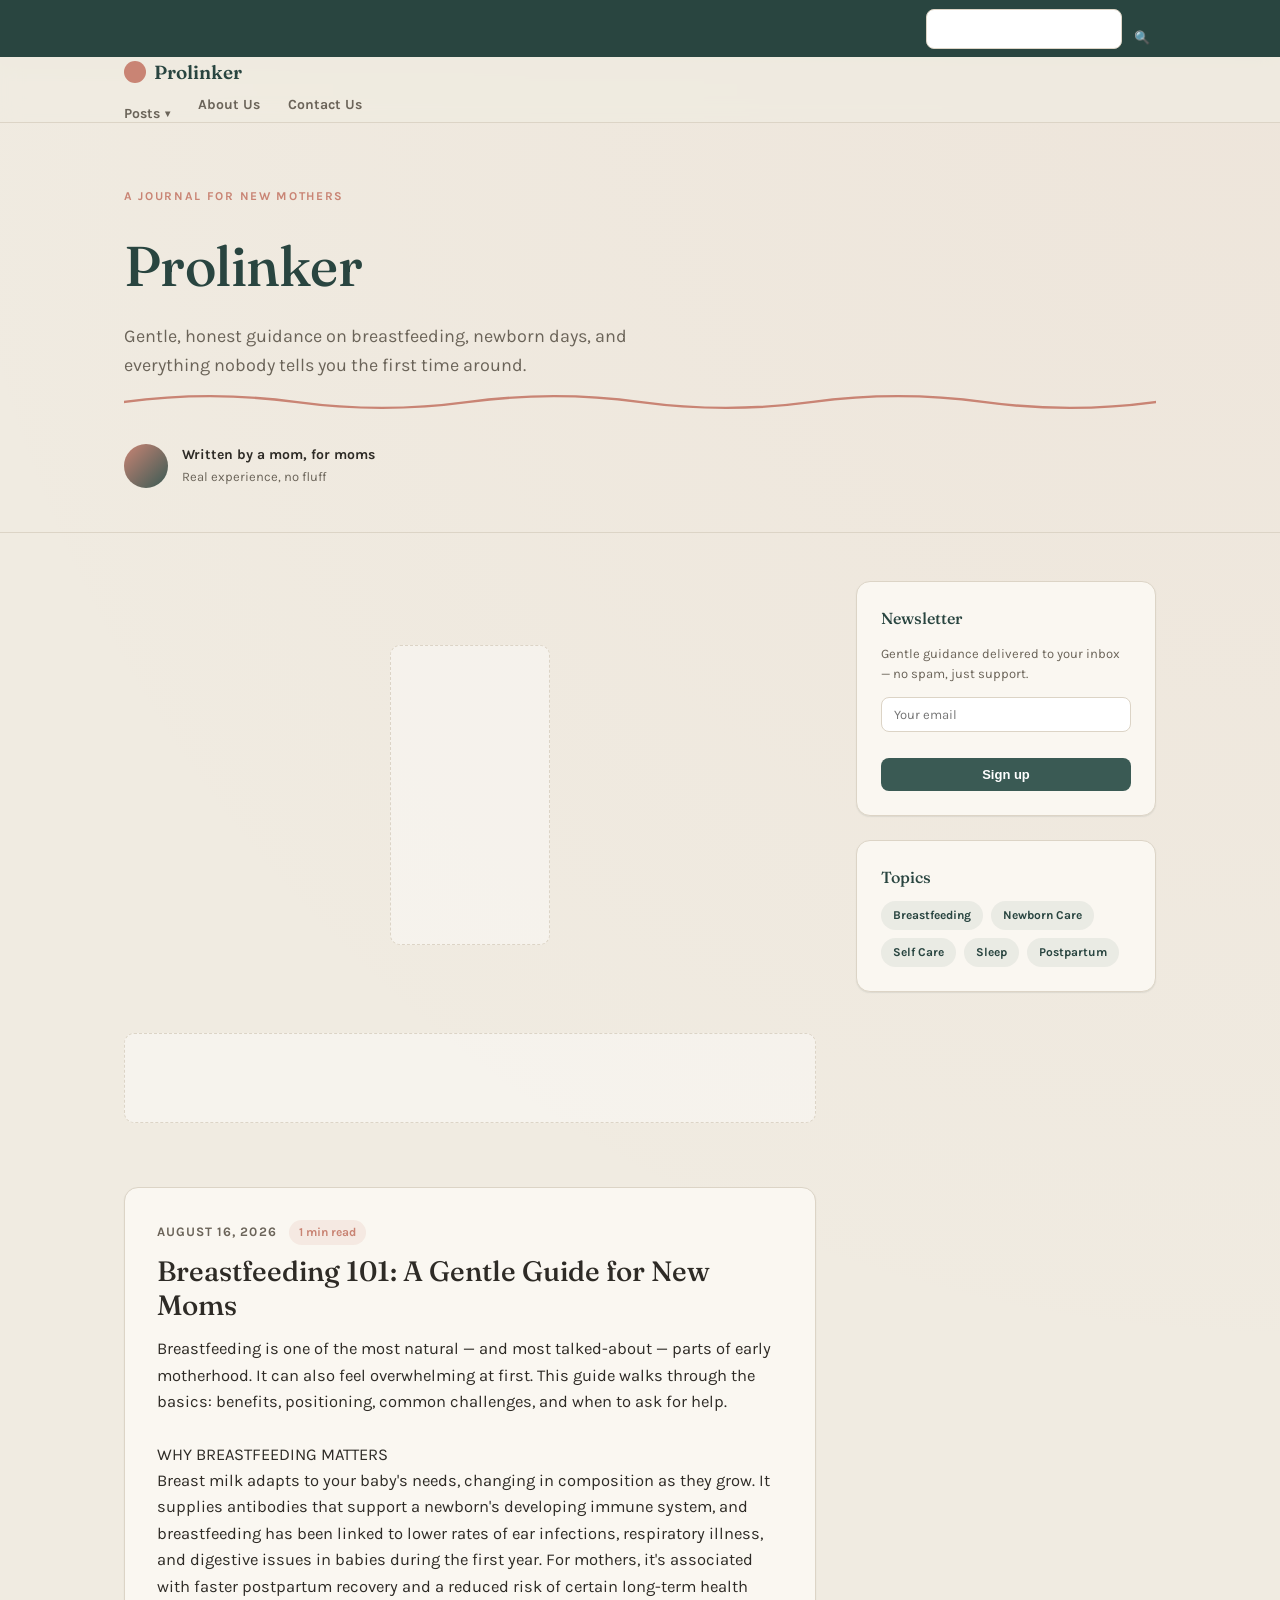
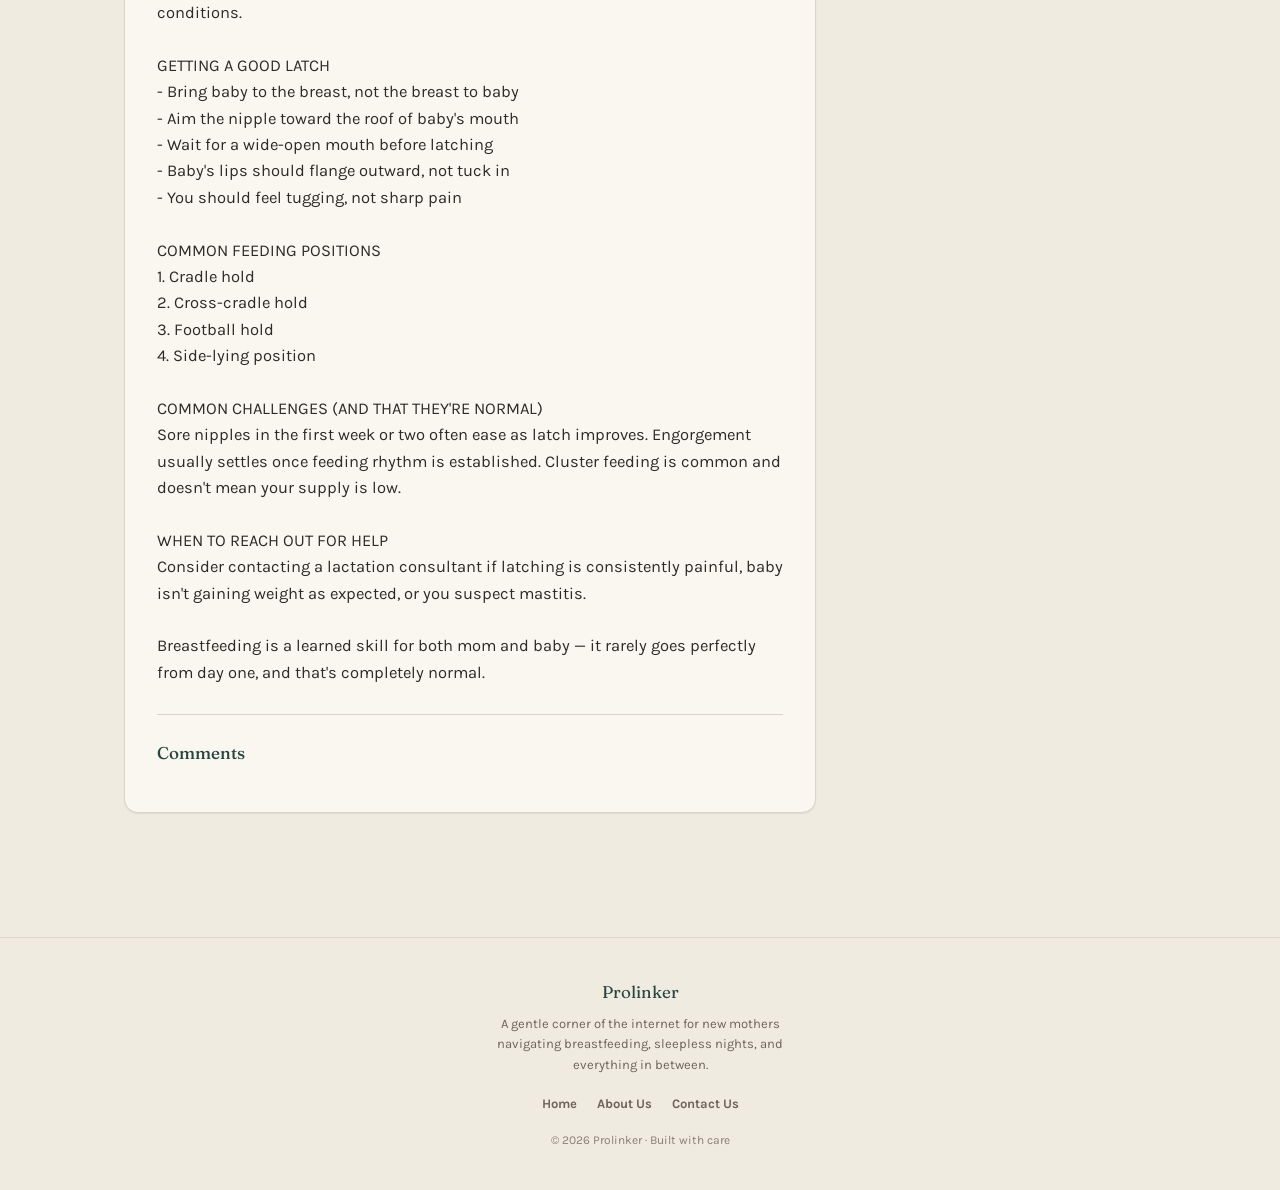
<file: index.html>
<!DOCTYPE html>
<html lang="en">
<head>
<meta charset="UTF-8">
<meta name="viewport" content="width=device-width, initial-scale=1.0">
<title>Prolinker — A Breastfeeding & New Mom Journal</title>
<meta name="description" content="Gentle, practical guidance for breastfeeding and early motherhood.">
<link rel="icon" href="data:image/svg+xml,%3Csvg xmlns='http://www.w3.org/2000/svg' viewBox='0 0 100 100'%3E%3Ccircle cx='50' cy='50' r='45' fill='%23C98474'/%3E%3C/svg%3E">
<meta property="og:title" content="Prolinker — A Breastfeeding & New Mom Journal">
<meta property="og:description" content="Gentle, practical guidance for breastfeeding and early motherhood.">
<link rel="stylesheet" href="style.css">
<!-- Google Analytics -->
<script async src="https://www.googletagmanager.com/gtag/js?id=G-7Z2GQJ0Y7R"></script>
<script>
  window.dataLayer = window.dataLayer || [];
  function gtag(){dataLayer.push(arguments);}
  gtag('js', new Date());
  gtag('config', 'G-7Z2GQJ0Y7R');
</script>
</head>
<body>

<div class="utility-bar">
  <div class="wrap-wide utility-inner">
    <form class="search-form" onsubmit="return doSearch(event)">
      <input type="text" id="search-input" placeholder="Search the journal…">
      <button type="submit" aria-label="Search">🔍</button>
    </form>
  </div>
</div>

<nav class="site-nav">
  <div class="wrap-wide">
    <a href="index.html" class="nav-brand"><span class="mark"></span> Prolinker</a>
    <div class="nav-links">
      <div class="nav-item-dropdown">
        <button class="dropdown-trigger" id="posts-trigger" onclick="toggleMenu()">
          Posts <span class="caret">▾</span>
        </button>
        <div class="mega-panel" id="mega-panel">
          <div class="mega-grid" id="mega-grid">
            <div class="mega-col"><span class="no-posts">Loading…</span></div>
          </div>
        </div>
      </div>
      <a href="about.html">About Us</a>
      <a href="contact.html">Contact Us</a>
    </div>
  </div>
</nav>

<header class="hero">
  <div class="wrap-wide">
    <div class="eyebrow">A journal for new mothers</div>
    <h1 class="site-title">Prolinker</h1>
    <p class="tagline">Gentle, honest guidance on breastfeeding, newborn days, and everything nobody tells you the first time around.</p>
    <svg class="wave-divider" viewBox="0 0 300 24" preserveAspectRatio="none">
      <path d="M0 12 Q 25 2, 50 12 T 100 12 T 150 12 T 200 12 T 250 12 T 300 12" />
    </svg>
    <div class="author-strip">
      <div class="author-avatar"></div>
      <div>
        <div class="name">Written by a mom, for moms</div>
        <div class="role">Real experience, no fluff</div>
      </div>
    </div>
  </div>
</header>

<main class="wrap-wide content-grid" id="posts">
  <div class="content-main">

    <!-- ============================================ -->
    <!-- 🚫 AD ZONE — DO NOT MOVE, NEST, OR DELETE 🚫  -->
    <!-- This block must always stay: as a direct child -->
    <!-- of .content-main, with no links/buttons inside -->
    <!-- it or touching its edges. Ad network code goes -->
    <!-- INSIDE each ad-zone-inner div only.            -->
    <!-- ============================================ -->

    <!-- Zone 1: Banner ad (160x300) -->
    <div class="ad-zone">
      <div class="ad-zone-inner ad-slot ad-slot-banner" id="ad-slot-banner">
        <script>
          atOptions = {
            'key' : '6c7229afb8256720714c8e6d2159c1d9',
            'format' : 'iframe',
            'height' : 300,
            'width' : 160,
            'params' : {}
          };
        </script>
        <script src="https://www.highrevenueformat.com/6c7229afb8256720714c8e6d2159c1d9/invoke.js"></script>
      </div>
    </div>

    <!-- Zone 2: Native Banner ad (blends with content, flexible width) -->
    <div class="ad-zone">
      <div class="ad-zone-inner ad-slot ad-slot-native" id="ad-slot-native">
        <script async="async" data-cfasync="false" src="https://pl30960766.profitableratecpmnetwork.com/ceaa9a925d9863b25d567a19be818428/invoke.js"></script>
        <div id="container-ceaa9a925d9863b25d567a19be818428"></div>
      </div>
    </div>

    <!-- ========== END AD ZONE — safe to resume normal edits below ========== -->

    <div id="posts-container">
      <div class="empty-state">Loading posts…</div>
    </div>

  </div>

  <aside class="sidebar">
    <div class="sidebar-box">
      <div class="sidebar-title">Newsletter</div>
      <p class="sidebar-text">Gentle guidance delivered to your inbox — no spam, just support.</p>
      <form class="newsletter-form" onsubmit="return handleNewsletter(event)">
        <input type="email" placeholder="Your email" required>
        <button type="submit">Sign up</button>
      </form>
    </div>

    <div class="sidebar-box" id="topics-box">
      <div class="sidebar-title">Topics</div>
      <div class="topics-cloud" id="topics-cloud">
        <span class="topic-tag">Breastfeeding</span>
        <span class="topic-tag">Newborn Care</span>
        <span class="topic-tag">Self Care</span>
        <span class="topic-tag">Sleep</span>
        <span class="topic-tag">Postpartum</span>
      </div>
    </div>
  </aside>
</main>

<footer id="about">
  <div class="wrap-wide">
    <div class="footer-brand">Prolinker</div>
    <p class="footer-tag">A gentle corner of the internet for new mothers navigating breastfeeding, sleepless nights, and everything in between.</p>
    <div class="footer-links">
      <a href="index.html">Home</a>
      <a href="about.html">About Us</a>
      <a href="contact.html">Contact Us</a>
    </div>
    <div class="footer-fine">© 2026 Prolinker · Built with care</div>
  </div>
</footer>

<!-- ============================================ -->
<!-- 🚫 SOCIAL BAR AD ZONE — DO NOT DELETE 🚫       -->
<!-- Social Bar ads are usually a floating/sticky   -->
<!-- script that injects itself automatically.      -->
<!-- Paste your Social Bar embed script below,       -->
<!-- replacing the placeholder comment only.         -->
<!-- ============================================ -->
<!-- PASTE YOUR SOCIAL BAR AD SCRIPT HERE -->
<script src="https://pl30960767.profitableratecpmnetwork.com/54/6d/6f/546d6ff66083f040a7fff6e1f495f9d8.js"></script>
<!-- ========== END SOCIAL BAR AD ZONE ========== -->

<!-- ============================================ -->
<!-- 🚫 POPUNDER AD ZONE — DO NOT DELETE 🚫         -->
<!-- Popunder ads are a script that fires on click  -->
<!-- anywhere on the page, opening a new tab/window.-->
<!-- Paste your Popunder embed script below,         -->
<!-- replacing the placeholder comment only.         -->
<!-- ============================================ -->
<!-- PASTE YOUR POPUNDER AD SCRIPT HERE -->
<!-- ========== END POPUNDER AD ZONE ========== -->

<script>
let allPosts = [];
let menuColumns = [];

async function loadPosts() {
  const container = document.getElementById('posts-container');
  try {
    const res = await fetch('posts.json?_=' + Date.now());
    allPosts = await res.json();

    if (!allPosts.length) {
      container.innerHTML = '<div class="empty-state">No posts yet. Check back soon.</div>';
      return;
    }

    allPosts.sort((a, b) => new Date(b.date) - new Date(a.date));

    container.innerHTML = allPosts.map(post => {
      const words = post.content.trim().split(/\s+/).length;
      const minutes = Math.max(1, Math.round(words / 200));
      const pageUrl = window.location.origin + window.location.pathname + '#post-' + post.id;
      return `
      <article class="post-card" id="post-${post.id}">
        <div class="post-meta-row">
          <div class="post-date">${new Date(post.date).toLocaleDateString(undefined, {year:'numeric', month:'long', day:'numeric'})}</div>
          <div class="read-time">${minutes} min read</div>
        </div>
        <h2>${escapeHtml(post.title)}</h2>
        ${post.image ? `<img src="${escapeAttr(post.image)}" alt="${escapeAttr(post.title)}">` : ''}
        <div class="post-content">${escapeHtml(post.content)}</div>
        ${post.link ? `<a class="external-link" href="${escapeAttr(post.link)}" target="_blank" rel="noopener">Read more →</a>` : ''}
        <div class="comments-section">
          <div class="comments-heading">Comments</div>
          <div id="cusdis_thread_${post.id}"
            class="cusdis_thread"
            data-host="https://cusdis.com"
            data-app-id="220872d4-16ab-43e8-8e25-95d923b3f465"
            data-page-id="${post.id}"
            data-page-url="${escapeAttr(pageUrl)}"
            data-page-title="${escapeAttr(post.title)}"
          ></div>
        </div>
      </article>
    `;
    }).join('');
    loadCusdisScript();
  } catch (e) {
    container.innerHTML = '<div class="empty-state">Could not load posts yet.</div>';
  }
  buildMegaMenu();
}

async function loadMenu() {
  try {
    const res = await fetch('menu.json?_=' + Date.now());
    const data = await res.json();
    menuColumns = data.columns || [];
  } catch (e) {
    menuColumns = ["Latest"];
  }
}

function buildMegaMenu() {
  const grid = document.getElementById('mega-grid');
  grid.innerHTML = menuColumns.map(col => {
    let matches;
    if (col.toLowerCase() === 'latest') {
      matches = allPosts.slice(0, 5);
    } else {
      matches = allPosts.filter(p => (p.category || '').toLowerCase() === col.toLowerCase());
    }
    return `
      <div class="mega-col">
        <div class="mega-col-title">${escapeHtml(col)}</div>
        ${matches.length
          ? `<ul>${matches.map(p => `<li><a href="index.html#post-${p.id}" onclick="closeMenu()">${escapeHtml(p.title)}</a></li>`).join('')}</ul>`
          : `<span class="no-posts">No posts yet</span>`}
      </div>
    `;
  }).join('');
}

function toggleMenu() {
  document.getElementById('mega-panel').classList.toggle('open');
  document.getElementById('posts-trigger').classList.toggle('open');
}
function closeMenu() {
  document.getElementById('mega-panel').classList.remove('open');
  document.getElementById('posts-trigger').classList.remove('open');
}
document.addEventListener('click', (e) => {
  const dropdown = document.querySelector('.nav-item-dropdown');
  if (!dropdown.contains(e.target)) closeMenu();
});

function loadCusdisScript() {
  const existing = document.getElementById('cusdis-script');
  if (existing) existing.remove();
  const script = document.createElement('script');
  script.id = 'cusdis-script';
  script.async = true;
  script.defer = true;
  script.type = 'module';
  script.src = 'https://cusdis.com/js/cusdis.es.js';
  document.body.appendChild(script);
}

function escapeHtml(str) {
  const div = document.createElement('div');
  div.textContent = str;
  return div.innerHTML;
}
function escapeAttr(str) {
  return String(str).replace(/"/g, '&quot;');
}

function doSearch(e) {
  e.preventDefault();
  const q = document.getElementById('search-input').value.trim().toLowerCase();
  if (!q) return false;
  document.querySelectorAll('.post-card').forEach(card => {
    const text = card.textContent.toLowerCase();
    card.style.display = text.includes(q) ? '' : 'none';
  });
  return false;
}

function handleNewsletter(e) {
  e.preventDefault();
  alert('Thanks for signing up! (Connect this form to Mailchimp, ConvertKit, or similar to actually collect emails.)');
  e.target.reset();
  return false;
}

(async function init() {
  await loadMenu();
  await loadPosts();
})();
</script>

</body>
</html>
</file>
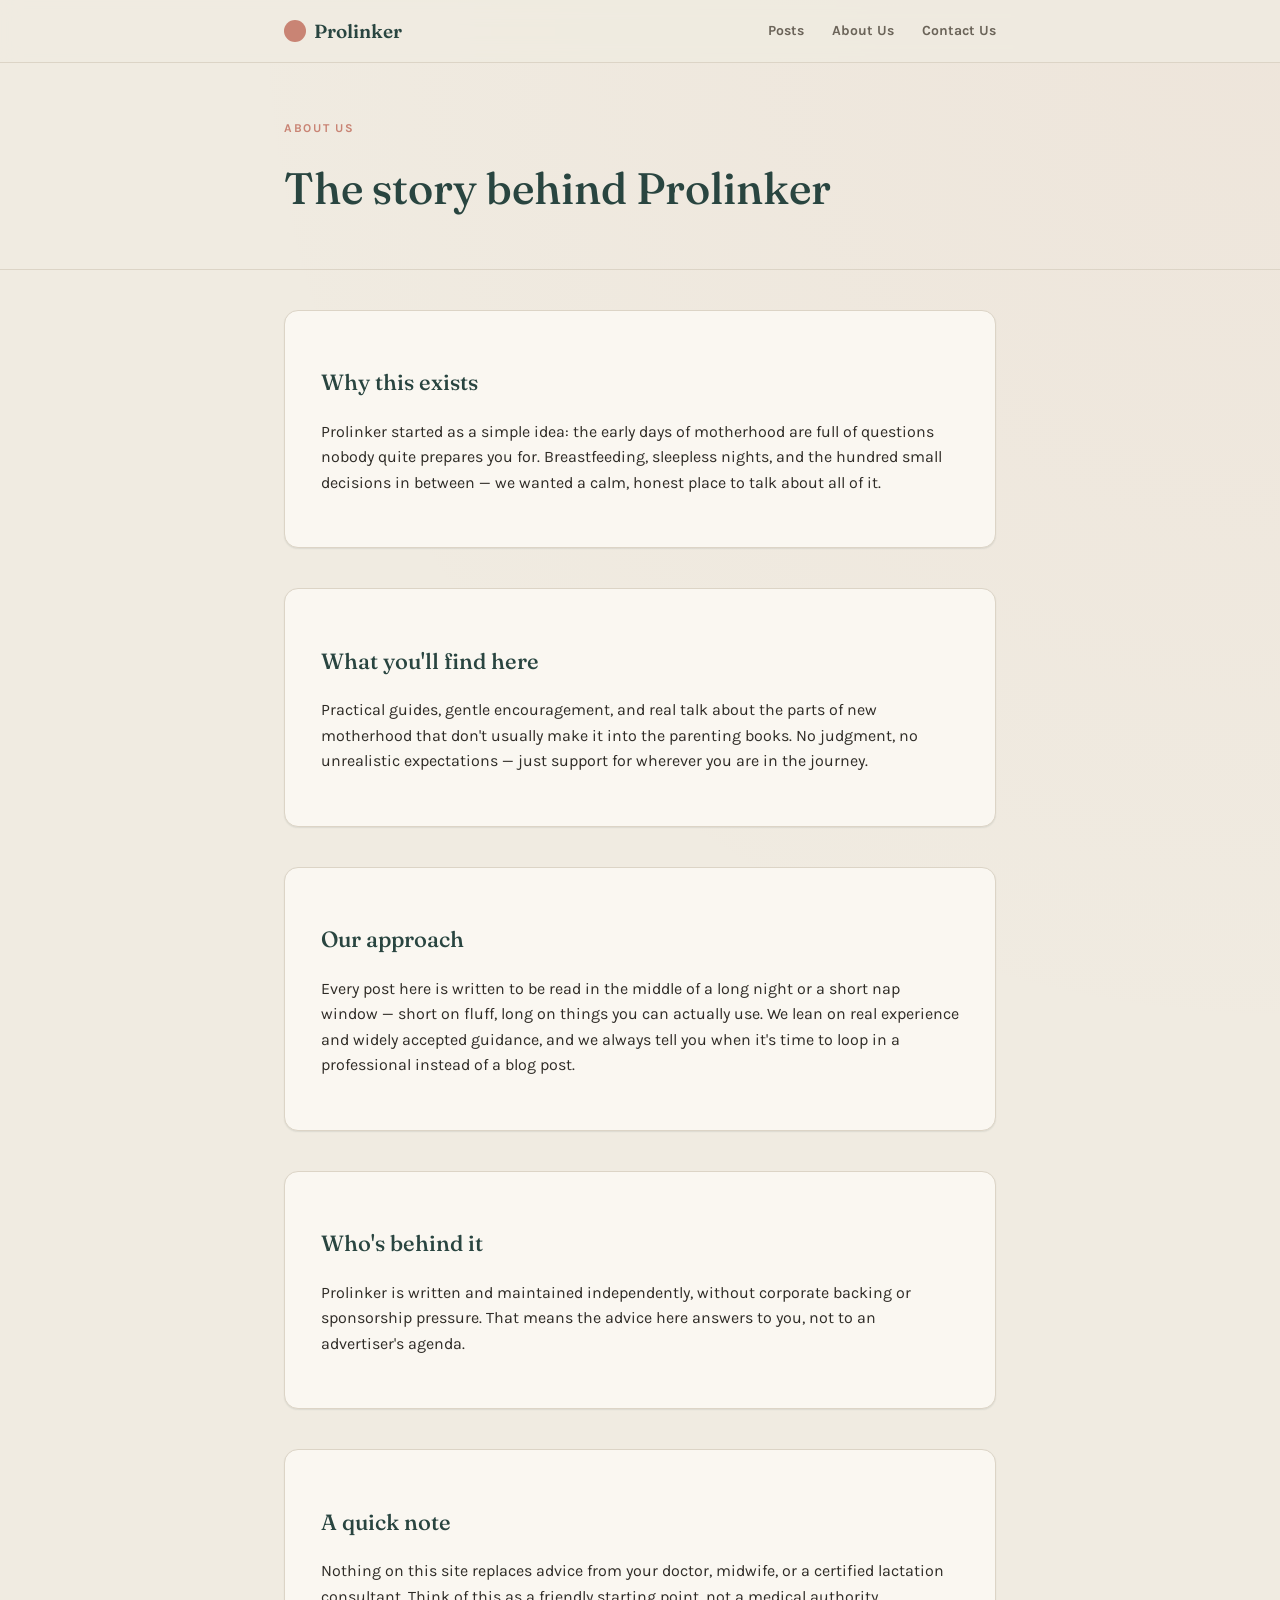
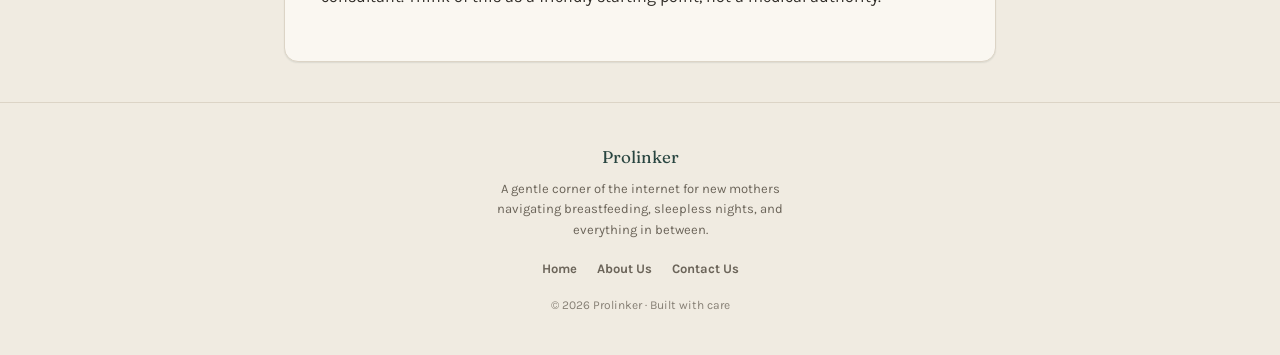
<file: about.html>
<!DOCTYPE html>
<html lang="en">
<head>
<meta charset="UTF-8">
<meta name="viewport" content="width=device-width, initial-scale=1.0">
<title>About Us — Prolinker</title>
<link rel="icon" href="data:image/svg+xml,%3Csvg xmlns='http://www.w3.org/2000/svg' viewBox='0 0 100 100'%3E%3Ccircle cx='50' cy='50' r='45' fill='%23C98474'/%3E%3C/svg%3E">
<link rel="stylesheet" href="style.css">
<!-- Google Analytics -->
<script async src="https://www.googletagmanager.com/gtag/js?id=G-7Z2GQJ0Y7R"></script>
<script>
  window.dataLayer = window.dataLayer || [];
  function gtag(){dataLayer.push(arguments);}
  gtag('js', new Date());
  gtag('config', 'G-7Z2GQJ0Y7R');
</script>
</head>
<body>

<nav class="site-nav">
  <div class="wrap">
    <a href="index.html" class="nav-brand"><span class="mark"></span> Prolinker</a>
    <div class="nav-links">
      <a href="index.html">Posts</a>
      <a href="about.html">About Us</a>
      <a href="contact.html">Contact Us</a>
    </div>
  </div>
</nav>

<header class="page-hero">
  <div class="wrap">
    <div class="eyebrow">About Us</div>
    <h1>The story behind Prolinker</h1>
  </div>
</header>

<main class="wrap">
  <div class="content-block">
    <h2>Why this exists</h2>
    <p>Prolinker started as a simple idea: the early days of motherhood are full of questions nobody quite prepares you for. Breastfeeding, sleepless nights, and the hundred small decisions in between — we wanted a calm, honest place to talk about all of it.</p>
  </div>
  <div class="content-block">
    <h2>What you'll find here</h2>
    <p>Practical guides, gentle encouragement, and real talk about the parts of new motherhood that don't usually make it into the parenting books. No judgment, no unrealistic expectations — just support for wherever you are in the journey.</p>
  </div>
  <div class="content-block">
    <h2>Our approach</h2>
    <p>Every post here is written to be read in the middle of a long night or a short nap window — short on fluff, long on things you can actually use. We lean on real experience and widely accepted guidance, and we always tell you when it's time to loop in a professional instead of a blog post.</p>
  </div>
  <div class="content-block">
    <h2>Who's behind it</h2>
    <p>Prolinker is written and maintained independently, without corporate backing or sponsorship pressure. That means the advice here answers to you, not to an advertiser's agenda.</p>
  </div>
  <div class="content-block">
    <h2>A quick note</h2>
    <p>Nothing on this site replaces advice from your doctor, midwife, or a certified lactation consultant. Think of this as a friendly starting point, not a medical authority.</p>
  </div>
</main>

<footer>
  <div class="wrap">
    <div class="footer-brand">Prolinker</div>
    <p class="footer-tag">A gentle corner of the internet for new mothers navigating breastfeeding, sleepless nights, and everything in between.</p>
    <div class="footer-links">
      <a href="index.html">Home</a>
      <a href="about.html">About Us</a>
      <a href="contact.html">Contact Us</a>
    </div>
    <div class="footer-fine">© 2026 Prolinker · Built with care</div>
  </div>
</footer>

</body>
</html>
</file>
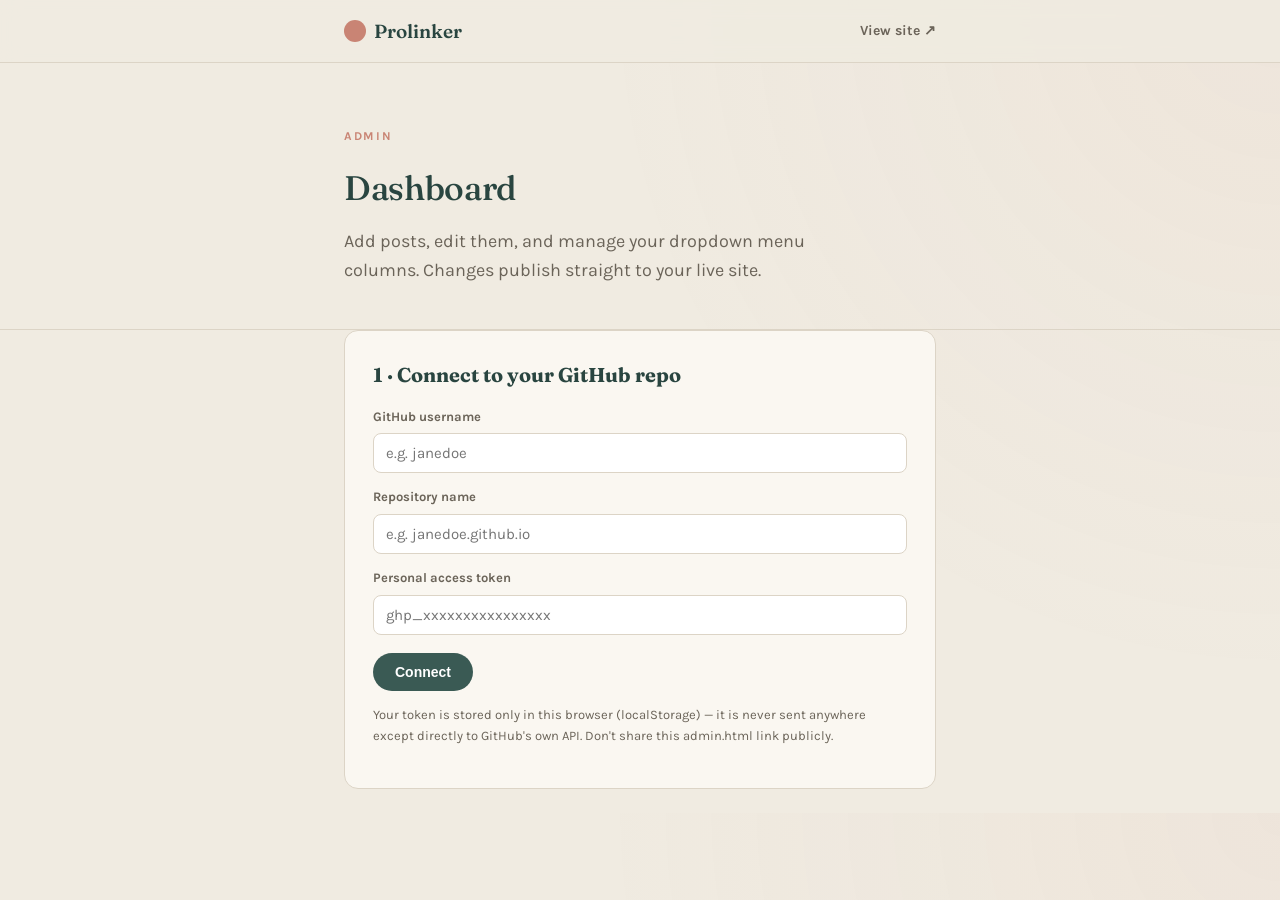
<file: admin.html>
<!DOCTYPE html>
<html lang="en">
<head>
<meta charset="UTF-8">
<meta name="viewport" content="width=device-width, initial-scale=1.0">
<title>Prolinker — Admin Dashboard</title>
<link rel="icon" href="data:image/svg+xml,%3Csvg xmlns='http://www.w3.org/2000/svg' viewBox='0 0 100 100'%3E%3Ccircle cx='50' cy='50' r='45' fill='%23C98474'/%3E%3C/svg%3E">
<link rel="stylesheet" href="style.css">
</head>
<body>

<nav class="site-nav">
  <div class="wrap admin-shell">
    <a href="index.html" class="nav-brand"><span class="mark"></span> Prolinker</a>
    <div class="nav-links">
      <a href="index.html">View site ↗</a>
    </div>
  </div>
</nav>

<header class="hero">
  <div class="wrap admin-shell">
    <div class="eyebrow">Admin</div>
    <h1 class="site-title" style="font-size:34px;">Dashboard</h1>
    <p class="tagline">Add posts, edit them, and manage your dropdown menu columns. Changes publish straight to your live site.</p>
  </div>
</header>

<main class="wrap admin-shell">

  <div class="admin-panel" id="setup-panel">
    <h2>1 · Connect to your GitHub repo</h2>
    <label for="gh-owner">GitHub username</label>
    <input type="text" id="gh-owner" placeholder="e.g. janedoe">
    <label for="gh-repo">Repository name</label>
    <input type="text" id="gh-repo" placeholder="e.g. janedoe.github.io">
    <label for="gh-token">Personal access token</label>
    <input type="password" id="gh-token" placeholder="ghp_xxxxxxxxxxxxxxxx">
    <button onclick="saveConnection()">Connect</button>
    <div class="status-msg" id="connect-status"></div>
    <p style="font-size:13px;color:var(--ink-soft);margin-top:14px;">
      Your token is stored only in this browser (localStorage) — it is never sent anywhere except directly to GitHub's own API. Don't share this admin.html link publicly.
    </p>
  </div>

  <div class="admin-panel" id="menu-panel" style="display:none;">
    <h2>2 · Dropdown menu columns</h2>
    <p style="font-size:13px;color:var(--ink-soft);margin-top:-6px;">These are the column names shown when someone clicks "Posts" in the nav bar. Posts get sorted into a column when their Category matches its name.</p>
    <div id="menu-cols-list"></div>
    <button class="secondary" onclick="addMenuColumn()" style="margin-top:14px;">+ Add column</button>
    <div>
      <button onclick="saveMenu()">Save menu columns</button>
    </div>
    <div class="status-msg" id="menu-status"></div>
  </div>

  <div class="admin-panel" id="posts-panel" style="display:none;">
    <h2>3 · Your posts</h2>
    <div id="posts-list"></div>
  </div>

  <div class="admin-panel" id="editor-panel" style="display:none;">
    <h2 id="editor-heading">4 · Add a new post</h2>
    <input type="hidden" id="edit-id">
    <label for="p-title">Title</label>
    <input type="text" id="p-title" placeholder="Post title">
    <label for="p-category">Category (matches a menu column above)</label>
    <input type="text" id="p-category" placeholder="e.g. Breastfeeding">
    <label for="p-image">Image URL (optional)</label>
    <input type="url" id="p-image" placeholder="https://...">
    <label for="p-content">Content</label>
    <textarea id="p-content" placeholder="Write your post here..."></textarea>
    <label for="p-link">External link (optional)</label>
    <input type="url" id="p-link" placeholder="https://example.com/related-page">
    <div>
      <button onclick="savePost()">Publish post</button>
      <button class="secondary" onclick="resetEditor()">Clear</button>
    </div>
    <div class="status-msg" id="save-status"></div>
  </div>

</main>

<script>
const API = 'https://api.github.com';
let state = { owner: '', repo: '', token: '', posts: [], sha: null, menuSha: null, menuColumns: [] };

function loadConnection() {
  const saved = localStorage.getItem('ll_admin_conn');
  if (saved) {
    const c = JSON.parse(saved);
    document.getElementById('gh-owner').value = c.owner || '';
    document.getElementById('gh-repo').value = c.repo || '';
    document.getElementById('gh-token').value = c.token || '';
    state.owner = c.owner; state.repo = c.repo; state.token = c.token;
    if (c.owner && c.repo && c.token) { fetchPosts(); fetchMenu(); }
  }
}

function saveConnection() {
  state.owner = document.getElementById('gh-owner').value.trim();
  state.repo = document.getElementById('gh-repo').value.trim();
  state.token = document.getElementById('gh-token').value.trim();
  localStorage.setItem('ll_admin_conn', JSON.stringify(state));
  fetchPosts();
  fetchMenu();
}

async function ghFetch(path, options = {}) {
  const res = await fetch(`${API}/repos/${state.owner}/${state.repo}${path}`, {
    ...options,
    headers: {
      'Authorization': `Bearer ${state.token}`,
      'Accept': 'application/vnd.github+json',
      ...(options.headers || {})
    }
  });
  if (!res.ok) {
    const body = await res.text();
    throw new Error(`GitHub API error (${res.status}): ${body}`);
  }
  return res.json();
}

async function fetchPosts() {
  const statusEl = document.getElementById('connect-status');
  statusEl.textContent = 'Connecting…';
  statusEl.className = 'status-msg';
  try {
    const data = await ghFetch('/contents/posts.json');
    state.sha = data.sha;
    const content = decodeURIComponent(escape(atob(data.content)));
    state.posts = JSON.parse(content);
    statusEl.textContent = 'Connected ✓';
    statusEl.className = 'status-msg ok';
    document.getElementById('posts-panel').style.display = 'block';
    document.getElementById('editor-panel').style.display = 'block';
    renderPostsList();
  } catch (e) {
    statusEl.textContent = 'Could not connect: ' + e.message;
    statusEl.className = 'status-msg err';
  }
}

async function fetchMenu() {
  try {
    const data = await ghFetch('/contents/menu.json');
    state.menuSha = data.sha;
    const content = decodeURIComponent(escape(atob(data.content)));
    state.menuColumns = (JSON.parse(content).columns) || [];
    document.getElementById('menu-panel').style.display = 'block';
    renderMenuCols();
  } catch (e) {
    // menu.json may not exist yet on older repos - that's fine, just skip
  }
}

function renderMenuCols() {
  const list = document.getElementById('menu-cols-list');
  list.innerHTML = state.menuColumns.map((col, i) => `
    <div style="display:flex;gap:8px;margin-top:10px;align-items:center;">
      <input type="text" value="${escapeAttr(col)}" onchange="state.menuColumns[${i}]=this.value" style="flex:1;">
      <button class="secondary" style="padding:8px 12px;margin:0;" onclick="removeMenuColumn(${i})">✕</button>
    </div>
  `).join('');
}

function addMenuColumn() {
  state.menuColumns.push('New Column');
  renderMenuCols();
}
function removeMenuColumn(i) {
  state.menuColumns.splice(i, 1);
  renderMenuCols();
}

async function saveMenu() {
  const statusEl = document.getElementById('menu-status');
  statusEl.textContent = 'Saving…';
  statusEl.className = 'status-msg';
  try {
    const newContent = btoa(unescape(encodeURIComponent(JSON.stringify({ columns: state.menuColumns }, null, 2))));
    const result = await ghFetch('/contents/menu.json', {
      method: 'PUT',
      body: JSON.stringify({
        message: 'Update menu columns',
        content: newContent,
        sha: state.menuSha
      })
    });
    state.menuSha = result.content.sha;
    statusEl.textContent = 'Saved ✓ — menu updated on your live site.';
    statusEl.className = 'status-msg ok';
  } catch (e) {
    statusEl.textContent = 'Failed to save: ' + e.message;
    statusEl.className = 'status-msg err';
  }
}

function renderPostsList() {
  const list = document.getElementById('posts-list');
  if (!state.posts.length) {
    list.innerHTML = '<p style="color:var(--ink-soft);">No posts yet — add your first one below.</p>';
    return;
  }
  list.innerHTML = state.posts
    .slice()
    .sort((a, b) => new Date(b.date) - new Date(a.date))
    .map(p => `
      <div class="existing-post">
        <span>${escapeHtml(p.title)} ${p.category ? `<span style="color:var(--rose);font-size:12px;">· ${escapeHtml(p.category)}</span>` : ''}</span>
        <span>
          <button class="secondary" style="margin:0 6px 0 0;padding:6px 14px;" onclick="editPost('${p.id}')">Edit</button>
          <button class="secondary" style="margin:0;padding:6px 14px;" onclick="deletePost('${p.id}')">Delete</button>
        </span>
      </div>
    `).join('');
}

function editPost(id) {
  const p = state.posts.find(x => x.id === id);
  if (!p) return;
  document.getElementById('edit-id').value = p.id;
  document.getElementById('p-title').value = p.title;
  document.getElementById('p-category').value = p.category || '';
  document.getElementById('p-image').value = p.image || '';
  document.getElementById('p-content').value = p.content;
  document.getElementById('p-link').value = p.link || '';
  document.getElementById('editor-heading').textContent = 'Editing: ' + p.title;
  window.scrollTo({ top: document.getElementById('editor-panel').offsetTop - 20, behavior: 'smooth' });
}

function resetEditor() {
  document.getElementById('edit-id').value = '';
  document.getElementById('p-title').value = '';
  document.getElementById('p-category').value = '';
  document.getElementById('p-image').value = '';
  document.getElementById('p-content').value = '';
  document.getElementById('p-link').value = '';
  document.getElementById('editor-heading').textContent = '4 · Add a new post';
}

async function savePost() {
  const id = document.getElementById('edit-id').value;
  const title = document.getElementById('p-title').value.trim();
  const category = document.getElementById('p-category').value.trim();
  const image = document.getElementById('p-image').value.trim();
  const content = document.getElementById('p-content').value.trim();
  const link = document.getElementById('p-link').value.trim();
  const statusEl = document.getElementById('save-status');

  if (!title || !content) {
    statusEl.textContent = 'Title and content are required.';
    statusEl.className = 'status-msg err';
    return;
  }

  if (id) {
    const p = state.posts.find(x => x.id === id);
    Object.assign(p, { title, category, image, content, link });
  } else {
    state.posts.push({
      id: Date.now().toString(),
      title, category, image, content, link,
      date: new Date().toISOString().slice(0, 10)
    });
  }

  statusEl.textContent = 'Publishing…';
  statusEl.className = 'status-msg';

  try {
    const newContent = btoa(unescape(encodeURIComponent(JSON.stringify(state.posts, null, 2))));
    const result = await ghFetch('/contents/posts.json', {
      method: 'PUT',
      body: JSON.stringify({
        message: id ? `Update post: ${title}` : `Add post: ${title}`,
        content: newContent,
        sha: state.sha
      })
    });
    state.sha = result.content.sha;
    statusEl.textContent = 'Published ✓ — live on your site now.';
    statusEl.className = 'status-msg ok';
    renderPostsList();
    resetEditor();
  } catch (e) {
    statusEl.textContent = 'Failed to publish: ' + e.message;
    statusEl.className = 'status-msg err';
  }
}

async function deletePost(id) {
  if (!confirm('Delete this post? This cannot be undone.')) return;
  state.posts = state.posts.filter(p => p.id !== id);
  try {
    const newContent = btoa(unescape(encodeURIComponent(JSON.stringify(state.posts, null, 2))));
    const result = await ghFetch('/contents/posts.json', {
      method: 'PUT',
      body: JSON.stringify({
        message: 'Delete post',
        content: newContent,
        sha: state.sha
      })
    });
    state.sha = result.content.sha;
    renderPostsList();
  } catch (e) {
    alert('Failed to delete: ' + e.message);
  }
}

function escapeHtml(str) {
  const div = document.createElement('div');
  div.textContent = str;
  return div.innerHTML;
}
function escapeAttr(str) {
  return String(str).replace(/"/g, '&quot;');
}

loadConnection();
</script>

</body>
</html>
</file>
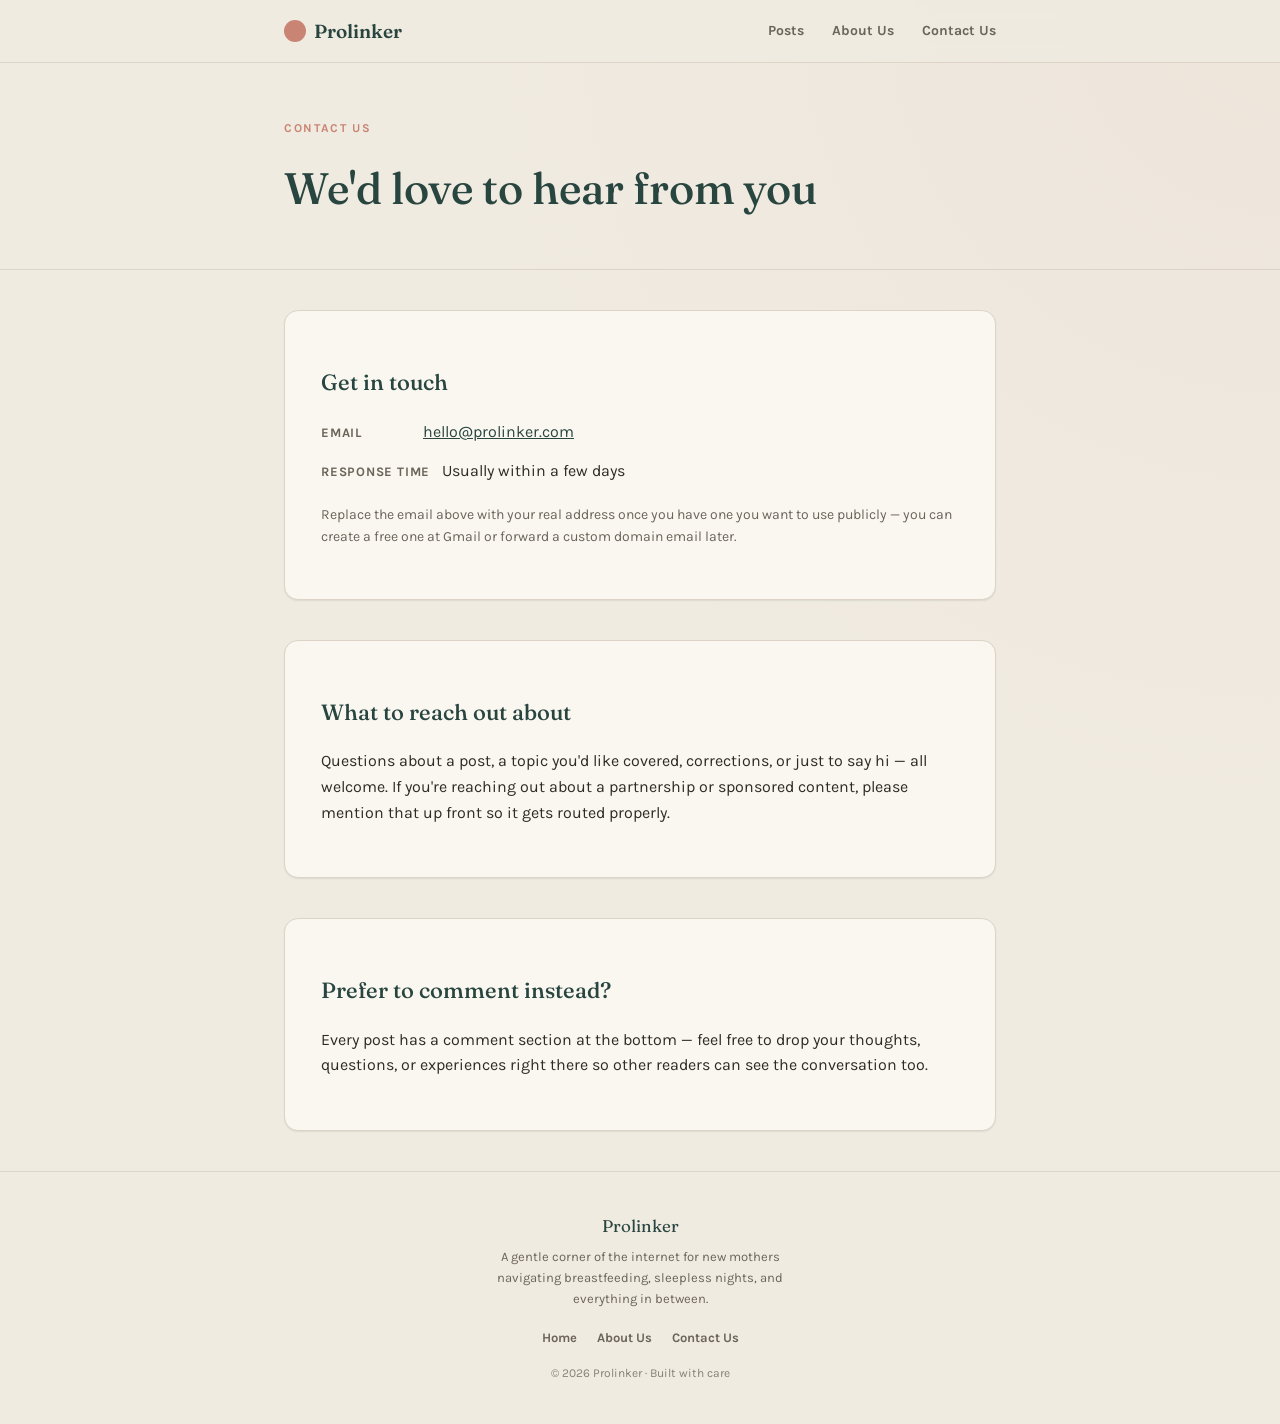
<file: contact.html>
<!DOCTYPE html>
<html lang="en">
<head>
<meta charset="UTF-8">
<meta name="viewport" content="width=device-width, initial-scale=1.0">
<title>Contact Us — Prolinker</title>
<link rel="icon" href="data:image/svg+xml,%3Csvg xmlns='http://www.w3.org/2000/svg' viewBox='0 0 100 100'%3E%3Ccircle cx='50' cy='50' r='45' fill='%23C98474'/%3E%3C/svg%3E">
<link rel="stylesheet" href="style.css">
<!-- Google Analytics -->
<script async src="https://www.googletagmanager.com/gtag/js?id=G-7Z2GQJ0Y7R"></script>
<script>
  window.dataLayer = window.dataLayer || [];
  function gtag(){dataLayer.push(arguments);}
  gtag('js', new Date());
  gtag('config', 'G-7Z2GQJ0Y7R');
</script>
</head>
<body>

<nav class="site-nav">
  <div class="wrap">
    <a href="index.html" class="nav-brand"><span class="mark"></span> Prolinker</a>
    <div class="nav-links">
      <a href="index.html">Posts</a>
      <a href="about.html">About Us</a>
      <a href="contact.html">Contact Us</a>
    </div>
  </div>
</nav>

<header class="page-hero">
  <div class="wrap">
    <div class="eyebrow">Contact Us</div>
    <h1>We'd love to hear from you</h1>
  </div>
</header>

<main class="wrap">
  <div class="content-block">
    <h2>Get in touch</h2>
    <div class="contact-item">
      <span class="label">Email</span>
      <a href="mailto:hello@prolinker.com">hello@prolinker.com</a>
    </div>
    <div class="contact-item">
      <span class="label">Response time</span>
      <span>Usually within a few days</span>
    </div>
    <p style="margin-top:20px;color:var(--ink-soft);font-size:14px;">Replace the email above with your real address once you have one you want to use publicly — you can create a free one at Gmail or forward a custom domain email later.</p>
  </div>
  <div class="content-block">
    <h2>What to reach out about</h2>
    <p>Questions about a post, a topic you'd like covered, corrections, or just to say hi — all welcome. If you're reaching out about a partnership or sponsored content, please mention that up front so it gets routed properly.</p>
  </div>
  <div class="content-block">
    <h2>Prefer to comment instead?</h2>
    <p>Every post has a comment section at the bottom — feel free to drop your thoughts, questions, or experiences right there so other readers can see the conversation too.</p>
  </div>
</main>

<footer>
  <div class="wrap">
    <div class="footer-brand">Prolinker</div>
    <p class="footer-tag">A gentle corner of the internet for new mothers navigating breastfeeding, sleepless nights, and everything in between.</p>
    <div class="footer-links">
      <a href="index.html">Home</a>
      <a href="about.html">About Us</a>
      <a href="contact.html">Contact Us</a>
    </div>
    <div class="footer-fine">© 2026 Prolinker · Built with care</div>
  </div>
</footer>

</body>
</html>
</file>
<file: style.css>
@import url('https://fonts.googleapis.com/css2?family=Fraunces:opsz,wght@9..144,400;9..144,500;9..144,600&family=Karla:wght@400;500;700&display=swap');

:root {
  --sand: #F0EBE1;
  --teal: #3A5A54;
  --teal-dark: #294540;
  --rose: #C98474;
  --rose-light: #E8B8AB;
  --ink: #2E2B26;
  --ink-soft: #6B6459;
  --line: #DCD4C6;
  --card: #FAF7F1;
  --radius: 14px;
  --shadow-sm: 0 1px 2px rgba(41,69,64,0.06), 0 1px 1px rgba(41,69,64,0.04);
  --shadow-md: 0 4px 16px rgba(41,69,64,0.08), 0 2px 6px rgba(41,69,64,0.05);
  --shadow-lg: 0 12px 32px rgba(41,69,64,0.12), 0 4px 12px rgba(41,69,64,0.06);
}

* { box-sizing: border-box; }

html { scroll-behavior: smooth; }

body {
  margin: 0;
  background: var(--sand);
  background-image: radial-gradient(circle at 100% 0%, rgba(201,132,116,0.06) 0%, transparent 45%);
  color: var(--ink);
  font-family: 'Karla', sans-serif;
  line-height: 1.6;
  -webkit-font-smoothing: antialiased;
}

a { color: var(--teal-dark); transition: color 0.15s ease; }

::selection { background: var(--rose-light); color: var(--teal-dark); }

.wrap {
  max-width: 760px;
  margin: 0 auto;
  padding: 0 24px;
}

.wrap-wide {
  max-width: 1080px;
  margin: 0 auto;
  padding: 0 24px;
}

/* Utility bar */
.utility-bar {
  background: var(--teal-dark);
  padding: 8px 0;
}
.utility-inner {
  display: flex;
  justify-content: flex-end;
}
.search-form {
  display: flex;
  align-items: center;
  gap: 6px;
}
.search-form input {
  background: rgba(255,255,255,0.12);
  border: 1px solid rgba(255,255,255,0.2);
  border-radius: 999px;
  padding: 5px 14px;
  color: #fff;
  font-size: 12px;
  width: 180px;
}
.search-form input::placeholder { color: rgba(255,255,255,0.6); }
.search-form button {
  background: none;
  border: none;
  cursor: pointer;
  font-size: 13px;
  padding: 4px 6px;
}

/* Two-column content layout */
.content-grid {
  display: grid;
  grid-template-columns: 1fr 300px;
  gap: 40px;
  align-items: start;
  padding: 48px 24px 96px;
}
.content-main { min-width: 0; }

.sidebar {
  display: flex;
  flex-direction: column;
  gap: 24px;
  position: sticky;
  top: 76px;
}
.sidebar-box {
  background: var(--card);
  border: 1px solid var(--line);
  border-radius: var(--radius);
  padding: 24px;
  box-shadow: var(--shadow-sm);
}
.sidebar-title {
  font-family: 'Fraunces', serif;
  font-weight: 500;
  font-size: 16px;
  color: var(--teal-dark);
  margin-bottom: 10px;
}
.sidebar-text {
  font-size: 13px;
  color: var(--ink-soft);
  line-height: 1.5;
  margin-bottom: 14px;
}
.newsletter-form {
  display: flex;
  flex-direction: column;
  gap: 8px;
}
.newsletter-form input {
  padding: 9px 12px;
  border: 1px solid var(--line);
  border-radius: 8px;
  font-size: 13px;
  font-family: 'Karla', sans-serif;
}
.newsletter-form button {
  padding: 9px;
  background: var(--teal);
  color: #fff;
  border: none;
  border-radius: 8px;
  font-weight: 700;
  font-size: 13px;
  cursor: pointer;
}
.newsletter-form button:hover { background: var(--teal-dark); }

.topics-cloud {
  display: flex;
  flex-wrap: wrap;
  gap: 8px;
}
.topic-tag {
  font-size: 12px;
  font-weight: 700;
  color: var(--teal-dark);
  background: rgba(58,90,84,0.08);
  padding: 5px 12px;
  border-radius: 999px;
}

@media (max-width: 780px) {
  .content-grid { grid-template-columns: 1fr; }
  .sidebar { position: static; }
}

/* Top nav */
nav.site-nav {
  position: sticky;
  top: 0;
  z-index: 20;
  background: rgba(240,235,225,0.88);
  backdrop-filter: blur(10px);
  -webkit-backdrop-filter: blur(10px);
  border-bottom: 1px solid var(--line);
}
nav.site-nav .wrap {
  display: flex;
  align-items: center;
  justify-content: space-between;
  padding-top: 16px;
  padding-bottom: 16px;
}
.nav-brand {
  font-family: 'Fraunces', serif;
  font-weight: 600;
  font-size: 19px;
  color: var(--teal-dark);
  text-decoration: none;
  display: flex;
  align-items: center;
  gap: 8px;
}
.nav-brand .mark {
  width: 22px; height: 22px;
  border-radius: 50%;
  background: var(--rose);
  display: inline-block;
}
.nav-links {
  display: flex;
  gap: 28px;
  align-items: center;
}
.nav-links a {
  font-size: 14px;
  font-weight: 700;
  text-decoration: none;
  color: var(--ink-soft);
}
.nav-links a:hover { color: var(--teal-dark); }
.nav-links a.nav-cta {
  background: var(--teal);
  color: #fff;
  padding: 8px 16px;
  border-radius: 999px;
}
.nav-links a.nav-cta:hover { background: var(--teal-dark); color: #fff; }

/* Mega-menu dropdown */
.nav-item-dropdown { position: relative; }
.dropdown-trigger {
  background: none;
  border: none;
  font-family: 'Karla', sans-serif;
  font-size: 14px;
  font-weight: 700;
  color: var(--ink-soft);
  cursor: pointer;
  display: flex;
  align-items: center;
  gap: 5px;
  padding: 0;
}
.dropdown-trigger:hover { color: var(--teal-dark); }
.dropdown-trigger .caret {
  transition: transform 0.2s ease;
  font-size: 10px;
}
.dropdown-trigger.open .caret { transform: rotate(180deg); }

.mega-panel {
  position: absolute;
  top: calc(100% + 16px);
  left: 50%;
  transform: translateX(-50%);
  width: min(680px, 90vw);
  background: var(--card);
  border: 1px solid var(--line);
  border-radius: var(--radius);
  box-shadow: var(--shadow-lg);
  padding: 0;
  max-height: 0;
  opacity: 0;
  overflow: hidden;
  transition: max-height 0.32s cubic-bezier(0.4,0,0.2,1), opacity 0.22s ease, padding 0.32s ease;
  z-index: 30;
}
.mega-panel.open {
  max-height: 420px;
  opacity: 1;
  padding: 28px;
}
.mega-grid {
  display: grid;
  grid-template-columns: repeat(auto-fit, minmax(150px, 1fr));
  gap: 24px;
}
.mega-col-title {
  font-family: 'Fraunces', serif;
  font-size: 15px;
  color: var(--teal-dark);
  margin-bottom: 10px;
  padding-bottom: 8px;
  border-bottom: 1px solid var(--line);
}
.mega-col ul { list-style: none; margin: 0; padding: 0; }
.mega-col li { margin-bottom: 8px; }
.mega-col a {
  font-size: 13.5px;
  text-decoration: none;
  color: var(--ink);
}
.mega-col a:hover { color: var(--rose); }
.mega-col .no-posts { font-size: 13px; color: var(--ink-soft); font-style: italic; }

/* Simple content pages (About / Contact) */
.page-hero {
  padding: 56px 0 36px;
  border-bottom: 1px solid var(--line);
}
.page-hero h1 {
  font-family: 'Fraunces', serif;
  font-weight: 500;
  font-size: clamp(32px, 5vw, 44px);
  color: var(--teal-dark);
  margin: 0 0 10px;
}
.content-block {
  background: var(--card);
  border: 1px solid var(--line);
  border-radius: var(--radius);
  padding: 36px;
  margin: 40px 0;
  box-shadow: var(--shadow-sm);
  font-size: 16px;
}
.content-block h2 {
  font-family: 'Fraunces', serif;
  font-weight: 500;
  color: var(--teal-dark);
  font-size: 22px;
}
.contact-item {
  display: flex;
  gap: 12px;
  align-items: baseline;
  margin-bottom: 14px;
}
.contact-item .label {
  font-weight: 700;
  color: var(--ink-soft);
  font-size: 13px;
  text-transform: uppercase;
  letter-spacing: 0.06em;
  min-width: 90px;
}

/* Header / hero */
header.hero {
  padding: 64px 0 44px;
  border-bottom: 1px solid var(--line);
  position: relative;
  overflow: hidden;
}

.eyebrow {
  font-family: 'Karla', sans-serif;
  font-weight: 700;
  letter-spacing: 0.14em;
  text-transform: uppercase;
  font-size: 12px;
  color: var(--rose);
  margin-bottom: 14px;
}

h1.site-title {
  font-family: 'Fraunces', serif;
  font-weight: 500;
  font-size: clamp(36px, 6vw, 56px);
  margin: 0 0 12px;
  color: var(--teal-dark);
  letter-spacing: -0.01em;
}

.tagline {
  font-size: 18px;
  color: var(--ink-soft);
  max-width: 46ch;
  margin: 0;
}

/* Signature wave divider - represents flow/nurturing */
.wave-divider {
  width: 100%;
  height: 28px;
  margin: 8px 0 0;
  display: block;
}
.wave-divider path {
  fill: none;
  stroke: var(--rose);
  stroke-width: 2;
  stroke-linecap: round;
}

/* Author strip */
.author-strip {
  display: flex;
  align-items: center;
  gap: 14px;
  margin-top: 28px;
}
.author-avatar {
  width: 44px; height: 44px;
  border-radius: 50%;
  background: linear-gradient(135deg, var(--rose), var(--teal));
  flex-shrink: 0;
}
.author-strip .name {
  font-weight: 700;
  font-size: 14px;
  color: var(--ink);
}
.author-strip .role {
  font-size: 13px;
  color: var(--ink-soft);
}

/* Posts */
main { padding: 48px 0 96px; }

.post-card {
  background: var(--card);
  border: 1px solid var(--line);
  border-radius: var(--radius);
  padding: 32px;
  margin-bottom: 28px;
  box-shadow: var(--shadow-sm);
  transition: box-shadow 0.2s ease, transform 0.2s ease;
}
.post-card:hover {
  box-shadow: var(--shadow-md);
  transform: translateY(-2px);
}

.post-meta-row {
  display: flex;
  align-items: center;
  gap: 12px;
  margin-bottom: 10px;
  flex-wrap: wrap;
}

.post-date {
  font-size: 13px;
  color: var(--ink-soft);
  font-weight: 700;
  text-transform: uppercase;
  letter-spacing: 0.08em;
}

.read-time {
  font-size: 12px;
  color: var(--rose);
  font-weight: 700;
  background: rgba(201,132,116,0.12);
  padding: 3px 10px;
  border-radius: 999px;
}

.post-card h2 {
  font-family: 'Fraunces', serif;
  font-weight: 500;
  font-size: 28px;
  margin: 0 0 14px;
  color: var(--ink);
  line-height: 1.2;
}

.post-card img {
  width: 100%;
  aspect-ratio: 16/9;
  object-fit: cover;
  border-radius: 10px;
  margin-bottom: 18px;
  display: block;
  box-shadow: var(--shadow-sm);
}

.post-content {
  font-size: 16.5px;
  color: var(--ink);
  white-space: pre-line;
}

.post-content h1, .post-content h2, .post-content h3 {
  font-family: 'Fraunces', serif;
  font-weight: 500;
  color: var(--teal-dark);
}

.comments-section {
  margin-top: 28px;
  padding-top: 24px;
  border-top: 1px solid var(--line);
}
.comments-heading {
  font-family: 'Fraunces', serif;
  font-weight: 500;
  font-size: 17px;
  color: var(--teal-dark);
  margin-bottom: 14px;
}

.external-link {
  display: inline-flex;
  align-items: center;
  gap: 6px;
  margin-top: 18px;
  padding: 10px 20px;
  background: var(--teal);
  color: #fff;
  text-decoration: none;
  border-radius: 999px;
  font-weight: 700;
  font-size: 14px;
  box-shadow: var(--shadow-sm);
  transition: background 0.15s ease, transform 0.15s ease;
}
.external-link:hover { background: var(--teal-dark); transform: translateX(2px); }

.empty-state {
  text-align: center;
  padding: 64px 24px;
  color: var(--ink-soft);
}

/* ============================================ */
/* AD ZONE — protective spacing, do not remove   */
/* Enforces minimum distance from clickable      */
/* elements per ad network policy (AdSense etc.) */
/* ============================================ */
.ad-zone {
  margin: 40px 0;
  padding: 24px 0;
  clear: both;
  isolation: isolate;
}
.ad-zone-inner {
  pointer-events: auto;
}
.ad-zone * { margin: 0; }

.ad-slot {
  border: 1px dashed var(--line);
  border-radius: 10px;
  padding: 18px;
  text-align: center;
  font-size: 13px;
  color: var(--ink-soft);
  background: rgba(255,255,255,0.4);
}
.ad-slot-banner {
  width: 160px;
  height: 300px;
  margin: 0 auto;
  display: flex;
  align-items: center;
  justify-content: center;
}
.ad-slot-native {
  width: 100%;
  min-height: 90px;
  display: flex;
  align-items: center;
  justify-content: center;
}

footer {
  border-top: 1px solid var(--line);
  padding: 40px 0;
  color: var(--ink-soft);
  text-align: center;
}
.footer-brand {
  font-family: 'Fraunces', serif;
  color: var(--teal-dark);
  font-size: 17px;
  margin-bottom: 8px;
}
.footer-tag {
  font-size: 13px;
  max-width: 40ch;
  margin: 0 auto 18px;
}
.footer-links {
  display: flex;
  justify-content: center;
  gap: 20px;
  margin-bottom: 16px;
}
.footer-links a {
  font-size: 13px;
  font-weight: 700;
  text-decoration: none;
  color: var(--ink-soft);
}
.footer-links a:hover { color: var(--teal-dark); }
.footer-fine {
  font-size: 12px;
  opacity: 0.8;
}

/* Admin dashboard specific */
.admin-shell { max-width: 640px; }
.admin-panel {
  background: var(--card);
  border: 1px solid var(--line);
  border-radius: var(--radius);
  padding: 28px;
  margin-bottom: 24px;
}
.admin-panel h2 {
  font-family: 'Fraunces', serif;
  font-size: 20px;
  margin: 0 0 16px;
  color: var(--teal-dark);
}
label {
  display: block;
  font-weight: 700;
  font-size: 13px;
  margin: 14px 0 6px;
  color: var(--ink-soft);
}
input[type=text], input[type=password], input[type=url], textarea {
  width: 100%;
  padding: 10px 12px;
  border: 1px solid var(--line);
  border-radius: 8px;
  font-family: 'Karla', sans-serif;
  font-size: 15px;
  background: #fff;
}
textarea { min-height: 160px; resize: vertical; }
button {
  margin-top: 18px;
  padding: 11px 22px;
  background: var(--teal);
  color: #fff;
  border: none;
  border-radius: 999px;
  font-weight: 700;
  font-size: 14px;
  cursor: pointer;
}
button:hover { background: var(--teal-dark); }
button.secondary {
  background: transparent;
  color: var(--rose);
  border: 1px solid var(--rose);
}
button.secondary:hover { background: var(--rose); color: #fff; }
.status-msg {
  margin-top: 14px;
  font-size: 14px;
  font-weight: 700;
}
.status-msg.ok { color: var(--teal-dark); }
.status-msg.err { color: #B3453D; }
.existing-post {
  display: flex;
  justify-content: space-between;
  align-items: center;
  padding: 10px 0;
  border-bottom: 1px solid var(--line);
}
.existing-post:last-child { border-bottom: none; }
</file>
